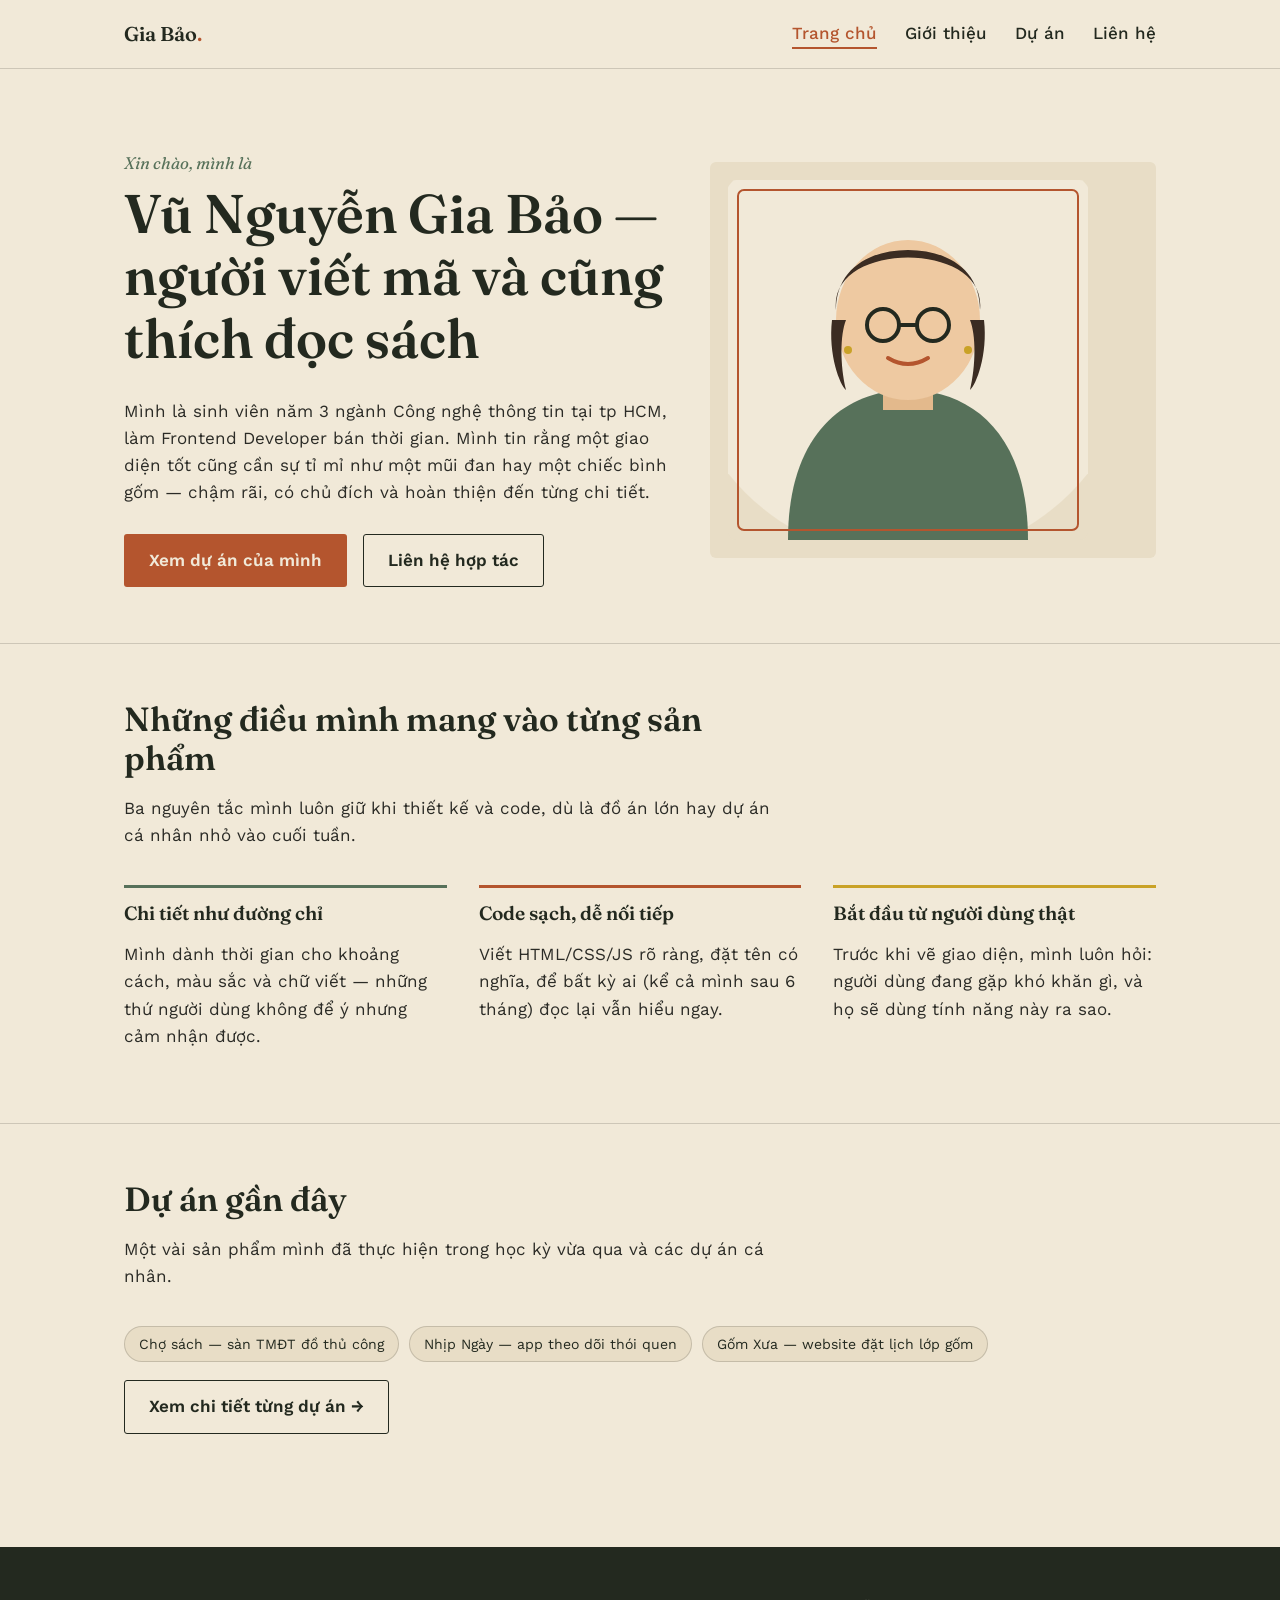
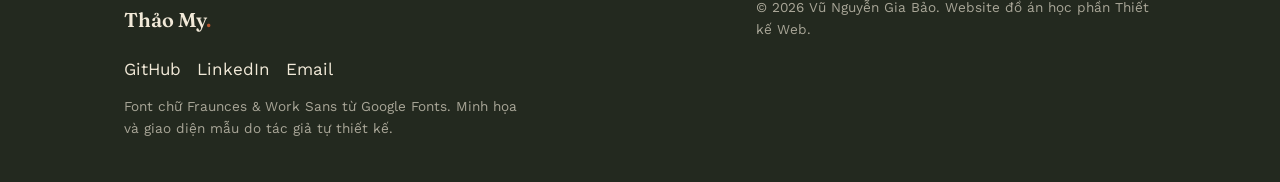
<file: index.html>
<!DOCTYPE html>
<html lang="vi">
<head>
  <meta charset="UTF-8">
  <meta name="viewport" content="width=device-width, initial-scale=1.0">
  <title>Vũ Nguyễn Gia Bảo — Frontend Developer &amp; UI Designer</title>
  <meta name="description" content="Hồ sơ cá nhân của Đặng Thảo My, Frontend Developer yêu thích kết hợp lập trình với thủ công.">
  <link rel="icon" type="image/svg+xml" href="images/favicon.svg">
  <link rel="preconnect" href="https://fonts.googleapis.com">
  <link href="https://fonts.googleapis.com/css2?family=Fraunces:wght@500;600&family=Work+Sans:wght@400;500;600&display=swap" rel="stylesheet">
  <link rel="stylesheet" href="css/style.css">
</head>
<body>

  <header class="site-header">
    <div class="wrap">
      <a href="index.html" class="brand">Gia Bảo<span>.</span></a>
      <nav class="main-nav" aria-label="Điều hướng chính">
        <ul>
          <li><a href="index.html" aria-current="page">Trang chủ</a></li>
          <li><a href="about.html">Giới thiệu</a></li>
          <li><a href="projects.html">Dự án</a></li>
          <li><a href="contact.html">Liên hệ</a></li>
        </ul>
      </nav>
    </div>
  </header>

  <main>
    <section class="hero">
      <div class="wrap">
        <div>
          <p class="hero-eyebrow">Xin chào, mình là</p>
          <h1>Vũ Nguyễn Gia Bảo — người viết mã và cũng thích đọc sách</h1>
          <p>Mình là sinh viên năm 3 ngành Công nghệ thông tin tại tp HCM, làm Frontend Developer bán thời gian. Mình tin rằng một giao diện tốt cũng cần sự tỉ mỉ như một mũi đan hay một chiếc bình gốm — chậm rãi, có chủ đích và hoàn thiện đến từng chi tiết.</p>
          <div class="hero-actions">
            <a href="projects.html" class="btn btn-primary">Xem dự án của mình</a>
            <a href="contact.html" class="btn btn-outline">Liên hệ hợp tác</a>
          </div>
        </div>
        <div class="hero-figure">
          <img src="images/avatar.svg" alt="Minh họa chân dung cách điệu của Đặng Thảo My" width="360" height="360">
        </div>
      </div>
    </section>

    <hr class="section-divider">

    <section>
      <div class="wrap">
        <div class="section-head">
          <h2>Những điều mình mang vào từng sản phẩm</h2>
          <p>Ba nguyên tắc mình luôn giữ khi thiết kế và code, dù là đồ án lớn hay dự án cá nhân nhỏ vào cuối tuần.</p>
        </div>
        <div class="highlight-grid">
          <article>
            <h3>Chi tiết như đường chỉ</h3>
            <p>Mình dành thời gian cho khoảng cách, màu sắc và chữ viết — những thứ người dùng không để ý nhưng cảm nhận được.</p>
          </article>
          <article>
            <h3>Code sạch, dễ nối tiếp</h3>
            <p>Viết HTML/CSS/JS rõ ràng, đặt tên có nghĩa, để bất kỳ ai (kể cả mình sau 6 tháng) đọc lại vẫn hiểu ngay.</p>
          </article>
          <article>
            <h3>Bắt đầu từ người dùng thật</h3>
            <p>Trước khi vẽ giao diện, mình luôn hỏi: người dùng đang gặp khó khăn gì, và họ sẽ dùng tính năng này ra sao.</p>
          </article>
        </div>
      </div>
    </section>

    <hr class="section-divider">

    <section>
      <div class="wrap">
        <div class="section-head">
          <h2>Dự án gần đây</h2>
          <p>Một vài sản phẩm mình đã thực hiện trong học kỳ vừa qua và các dự án cá nhân.</p>
        </div>
        <ul class="tag-row">
          <li>Chợ sách — sàn TMĐT đồ thủ công</li>
          <li>Nhịp Ngày — app theo dõi thói quen</li>
          <li>Gốm Xưa — website đặt lịch lớp gốm</li>
        </ul>
        <p><a href="projects.html" class="btn btn-outline">Xem chi tiết từng dự án →</a></p>
      </div>
    </section>
  </main>

  <footer class="site-footer">
    <div class="wrap">
      <div>
        <p class="brand" style="color:var(--paper)">Thảo My<span>.</span></p>
        <ul class="footer-social">
          <li><a href="https://github.com/" target="_blank" rel="noopener">GitHub</a></li>
          <li><a href="https://www.linkedin.com/" target="_blank" rel="noopener">LinkedIn</a></li>
          <li><a href="mailto:giabao07.dev@example.com">Email</a></li>
        </ul>
        <p class="footer-note">Font chữ Fraunces &amp; Work Sans từ Google Fonts. Minh họa và giao diện mẫu do tác giả tự thiết kế.</p>
      </div>
      <p class="footer-note">© 2026 Vũ Nguyễn Gia Bảo. Website đồ án học phần Thiết kế Web.</p>
    </div>
  </footer>

</body>
</html>
</file>
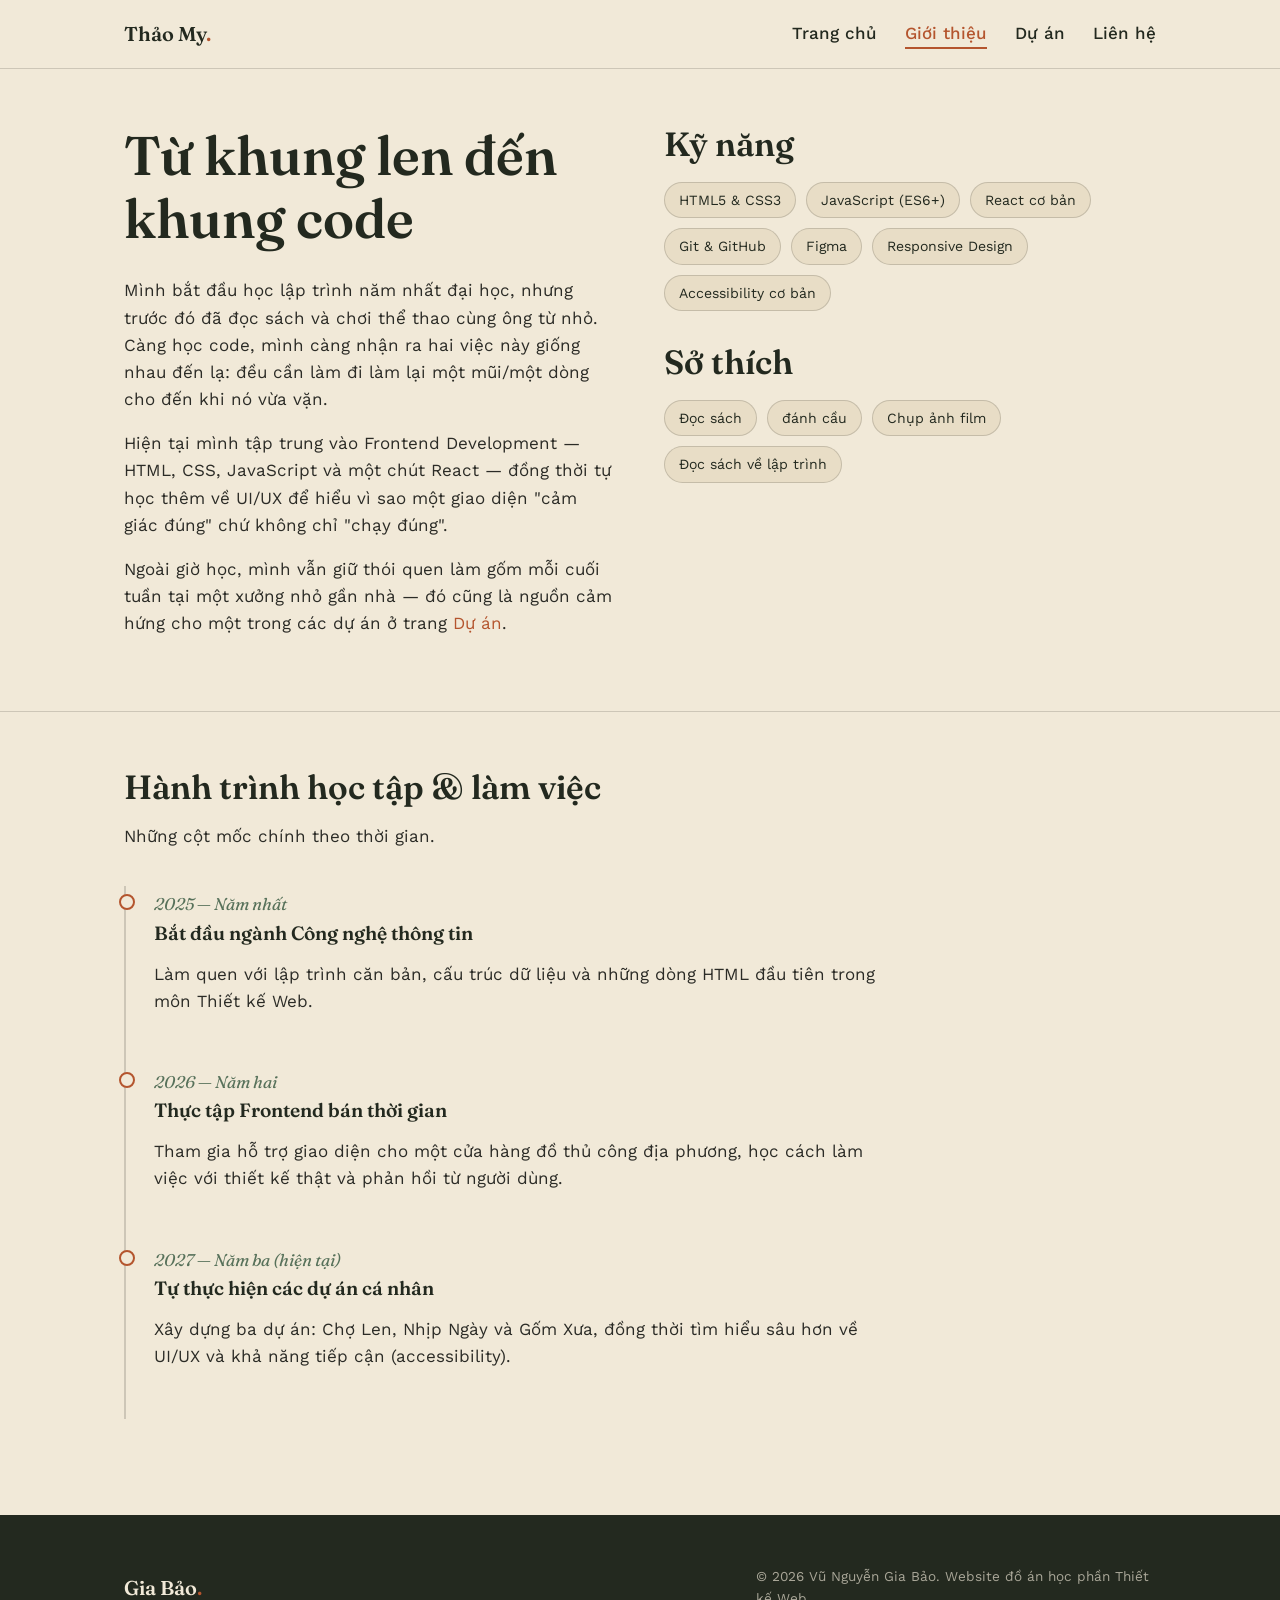
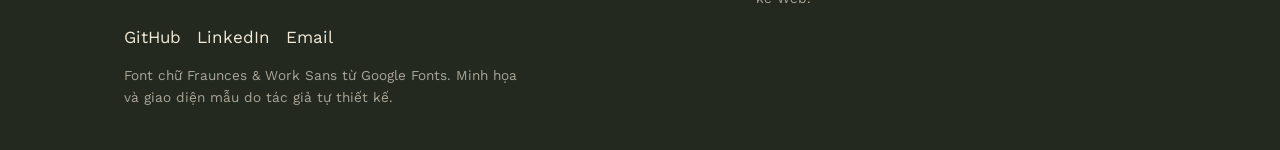
<file: about.html>
<!DOCTYPE html>
<html lang="vi">
<head>
  <meta charset="UTF-8">
  <meta name="viewport" content="width=device-width, initial-scale=1.0">
  <title>Giới thiệu — Vũ Nguyễn Gia Bảo</title>
  <meta name="description" content="Câu chuyện, học vấn, kỹ năng và sở thích của Đặng Thảo My.">
  <link rel="icon" type="image/svg+xml" href="images/favicon.svg">
  <link rel="preconnect" href="https://fonts.googleapis.com">
  <link href="https://fonts.googleapis.com/css2?family=Fraunces:wght@500;600&family=Work+Sans:wght@400;500;600&display=swap" rel="stylesheet">
  <link rel="stylesheet" href="css/style.css">
</head>
<body>

  <header class="site-header">
    <div class="wrap">
      <a href="index.html" class="brand">Thảo My<span>.</span></a>
      <nav class="main-nav" aria-label="Điều hướng chính">
        <ul>
          <li><a href="index.html">Trang chủ</a></li>
          <li><a href="about.html" aria-current="page">Giới thiệu</a></li>
          <li><a href="projects.html">Dự án</a></li>
          <li><a href="contact.html">Liên hệ</a></li>
        </ul>
      </nav>
    </div>
  </header>

  <main>
    <section>
      <div class="wrap two-col">
        <div>
          <h1>Từ khung len đến khung code</h1>
          <p>Mình bắt đầu học lập trình năm nhất đại học, nhưng trước đó đã đọc sách và chơi thể thao cùng ông từ nhỏ. Càng học code, mình càng nhận ra hai việc này giống nhau đến lạ: đều cần làm đi làm lại một mũi/một dòng cho đến khi nó vừa vặn.</p>
          <p>Hiện tại mình tập trung vào Frontend Development — HTML, CSS, JavaScript và một chút React — đồng thời tự học thêm về UI/UX để hiểu vì sao một giao diện "cảm giác đúng" chứ không chỉ "chạy đúng".</p>
          <p>Ngoài giờ học, mình vẫn giữ thói quen làm gốm mỗi cuối tuần tại một xưởng nhỏ gần nhà — đó cũng là nguồn cảm hứng cho một trong các dự án ở trang <a href="projects.html">Dự án</a>.</p>
        </div>
        <div>
          <h2>Kỹ năng</h2>
          <ul class="tag-row">
            <li>HTML5 &amp; CSS3</li>
            <li>JavaScript (ES6+)</li>
            <li>React cơ bản</li>
            <li>Git &amp; GitHub</li>
            <li>Figma</li>
            <li>Responsive Design</li>
            <li>Accessibility cơ bản</li>
          </ul>
          <h2 style="margin-top:32px;">Sở thích</h2>
          <ul class="tag-row">
            <li>Đọc sách</li>
            <li>đánh cầu</li>
            <li>Chụp ảnh film</li>
            <li>Đọc sách về lập trình</li>
          </ul>
        </div>
      </div>
    </section>

    <hr class="section-divider">

    <section>
      <div class="wrap">
        <div class="section-head">
          <h2>Hành trình học tập &amp; làm việc</h2>
          <p>Những cột mốc chính theo thời gian.</p>
        </div>
        <ul class="timeline">
          <li>
            <time>2025 — Năm nhất</time>
            <h3>Bắt đầu ngành Công nghệ thông tin</h3>
            <p>Làm quen với lập trình căn bản, cấu trúc dữ liệu và những dòng HTML đầu tiên trong môn Thiết kế Web.</p>
          </li>
          <li>
            <time>2026 — Năm hai</time>
            <h3>Thực tập Frontend bán thời gian</h3>
            <p>Tham gia hỗ trợ giao diện cho một cửa hàng đồ thủ công địa phương, học cách làm việc với thiết kế thật và phản hồi từ người dùng.</p>
          </li>
          <li>
            <time>2027 — Năm ba (hiện tại)</time>
            <h3>Tự thực hiện các dự án cá nhân</h3>
            <p>Xây dựng ba dự án: Chợ Len, Nhịp Ngày và Gốm Xưa, đồng thời tìm hiểu sâu hơn về UI/UX và khả năng tiếp cận (accessibility).</p>
          </li>
        </ul>
      </div>
    </section>
  </main>

  <footer class="site-footer">
    <div class="wrap">
      <div>
        <p class="brand" style="color:var(--paper)">Gia Bảo<span>.</span></p>
        <ul class="footer-social">
          <li><a href="https://github.com/" target="_blank" rel="noopener">GitHub</a></li>
          <li><a href="https://www.linkedin.com/" target="_blank" rel="noopener">LinkedIn</a></li>
          <li><a href="mailto:thaomy.dev@example.com">Email</a></li>
        </ul>
        <p class="footer-note">Font chữ Fraunces &amp; Work Sans từ Google Fonts. Minh họa và giao diện mẫu do tác giả tự thiết kế.</p>
      </div>
      <p class="footer-note">© 2026 Vũ Nguyễn Gia Bảo. Website đồ án học phần Thiết kế Web.</p>
    </div>
  </footer>

</body>
</html>
</file>
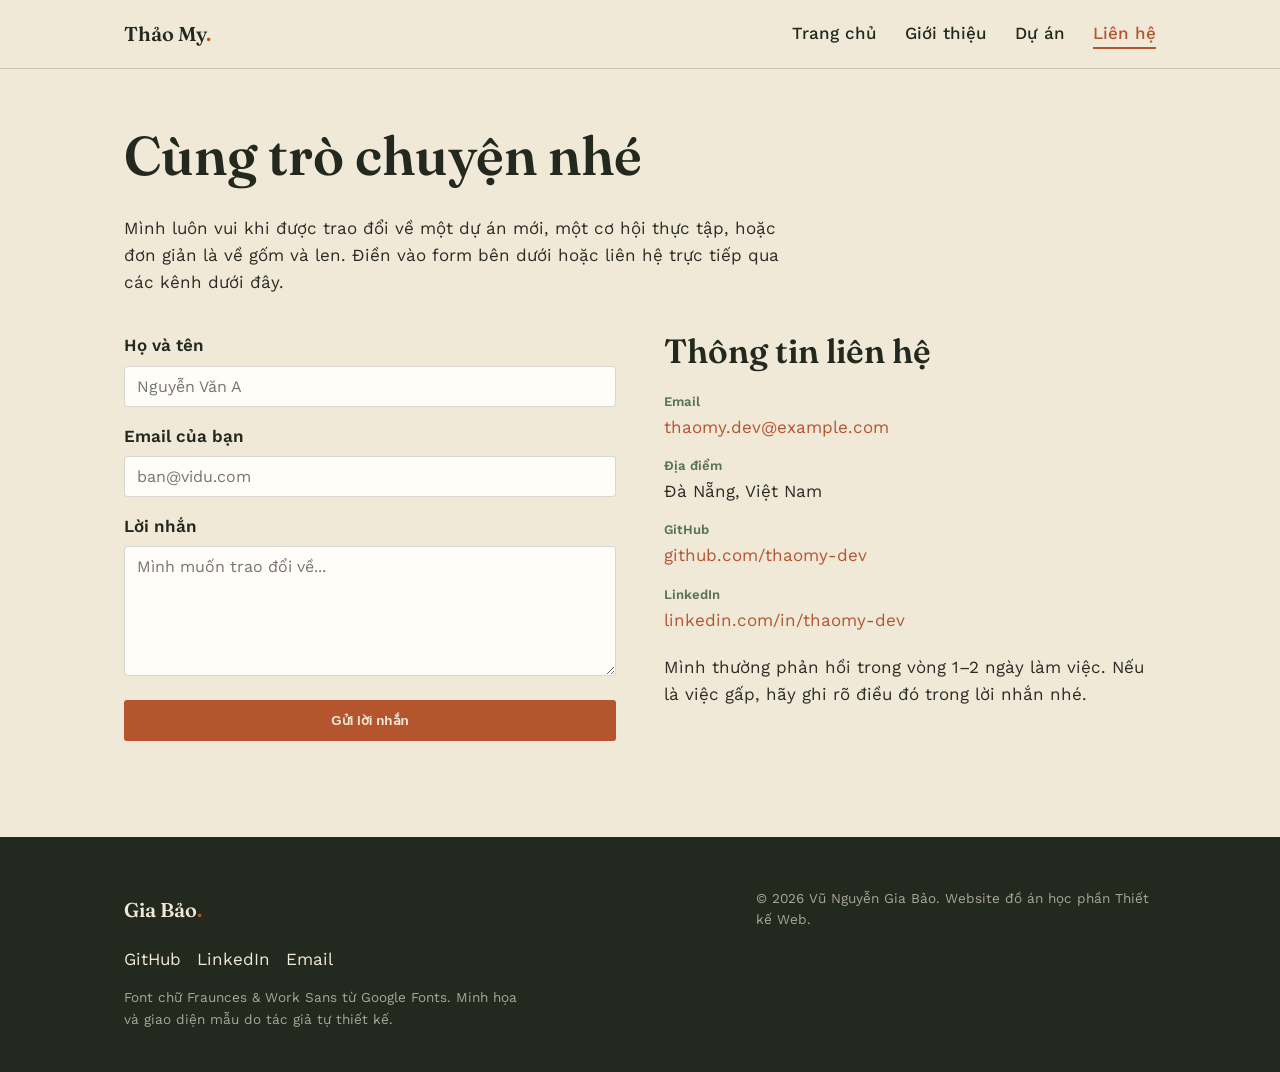
<file: contact.html>
<!DOCTYPE html>
<html lang="vi">
<head>
  <meta charset="UTF-8">
  <meta name="viewport" content="width=device-width, initial-scale=1.0">
  <title>Liên hệ — Vũ Nguyễn Gia Bảo</title>
  <meta name="description" content="Thông tin liên hệ và form gửi lời nhắn cho Đặng Thảo My.">
  <link rel="icon" type="image/svg+xml" href="images/favicon.svg">
  <link rel="preconnect" href="https://fonts.googleapis.com">
  <link href="https://fonts.googleapis.com/css2?family=Fraunces:wght@500;600&family=Work+Sans:wght@400;500;600&display=swap" rel="stylesheet">
  <link rel="stylesheet" href="css/style.css">
</head>
<body>

  <header class="site-header">
    <div class="wrap">
      <a href="index.html" class="brand">Thảo My<span>.</span></a>
      <nav class="main-nav" aria-label="Điều hướng chính">
        <ul>
          <li><a href="index.html">Trang chủ</a></li>
          <li><a href="about.html">Giới thiệu</a></li>
          <li><a href="projects.html">Dự án</a></li>
          <li><a href="contact.html" aria-current="page">Liên hệ</a></li>
        </ul>
      </nav>
    </div>
  </header>

  <main>
    <section>
      <div class="wrap">
        <div class="section-head">
          <h1>Cùng trò chuyện nhé</h1>
          <p>Mình luôn vui khi được trao đổi về một dự án mới, một cơ hội thực tập, hoặc đơn giản là về gốm và len. Điền vào form bên dưới hoặc liên hệ trực tiếp qua các kênh dưới đây.</p>
        </div>

        <div class="contact-grid">
          <form class="contact-form" action="mailto:thaomy.dev@example.com" method="post" enctype="text/plain">
            <div>
              <label for="name">Họ và tên</label>
              <input type="text" id="name" name="name" placeholder="Nguyễn Văn A" required>
            </div>
            <div>
              <label for="email">Email của bạn</label>
              <input type="email" id="email" name="email" placeholder="ban@vidu.com" required>
            </div>
            <div>
              <label for="message">Lời nhắn</label>
              <textarea id="message" name="message" placeholder="Mình muốn trao đổi về..." required></textarea>
            </div>
            <button type="submit" class="btn btn-primary">Gửi lời nhắn</button>
          </form>

          <div class="contact-info">
            <h2>Thông tin liên hệ</h2>
            <ul>
              <li>
                <span class="label">Email</span>
                <a href="mailto:thaomy.dev@example.com">thaomy.dev@example.com</a>
              </li>
              <li>
                <span class="label">Địa điểm</span>
                Đà Nẵng, Việt Nam
              </li>
              <li>
                <span class="label">GitHub</span>
                <a href="https://github.com/" target="_blank" rel="noopener">github.com/thaomy-dev</a>
              </li>
              <li>
                <span class="label">LinkedIn</span>
                <a href="https://www.linkedin.com/" target="_blank" rel="noopener">linkedin.com/in/thaomy-dev</a>
              </li>
            </ul>
            <p>Mình thường phản hồi trong vòng 1–2 ngày làm việc. Nếu là việc gấp, hãy ghi rõ điều đó trong lời nhắn nhé.</p>
          </div>
        </div>
      </div>
    </section>
  </main>

  <footer class="site-footer">
    <div class="wrap">
      <div>
        <p class="brand" style="color:var(--paper)">Gia Bảo<span>.</span></p>
        <ul class="footer-social">
          <li><a href="https://github.com/" target="_blank" rel="noopener">GitHub</a></li>
          <li><a href="https://www.linkedin.com/" target="_blank" rel="noopener">LinkedIn</a></li>
          <li><a href="mailto:thaomy.dev@example.com">Email</a></li>
        </ul>
        <p class="footer-note">Font chữ Fraunces &amp; Work Sans từ Google Fonts. Minh họa và giao diện mẫu do tác giả tự thiết kế.</p>
      </div>
      <p class="footer-note">© 2026 Vũ Nguyễn Gia Bảo. Website đồ án học phần Thiết kế Web.</p>
    </div>
  </footer>

</body>
</html>
</file>
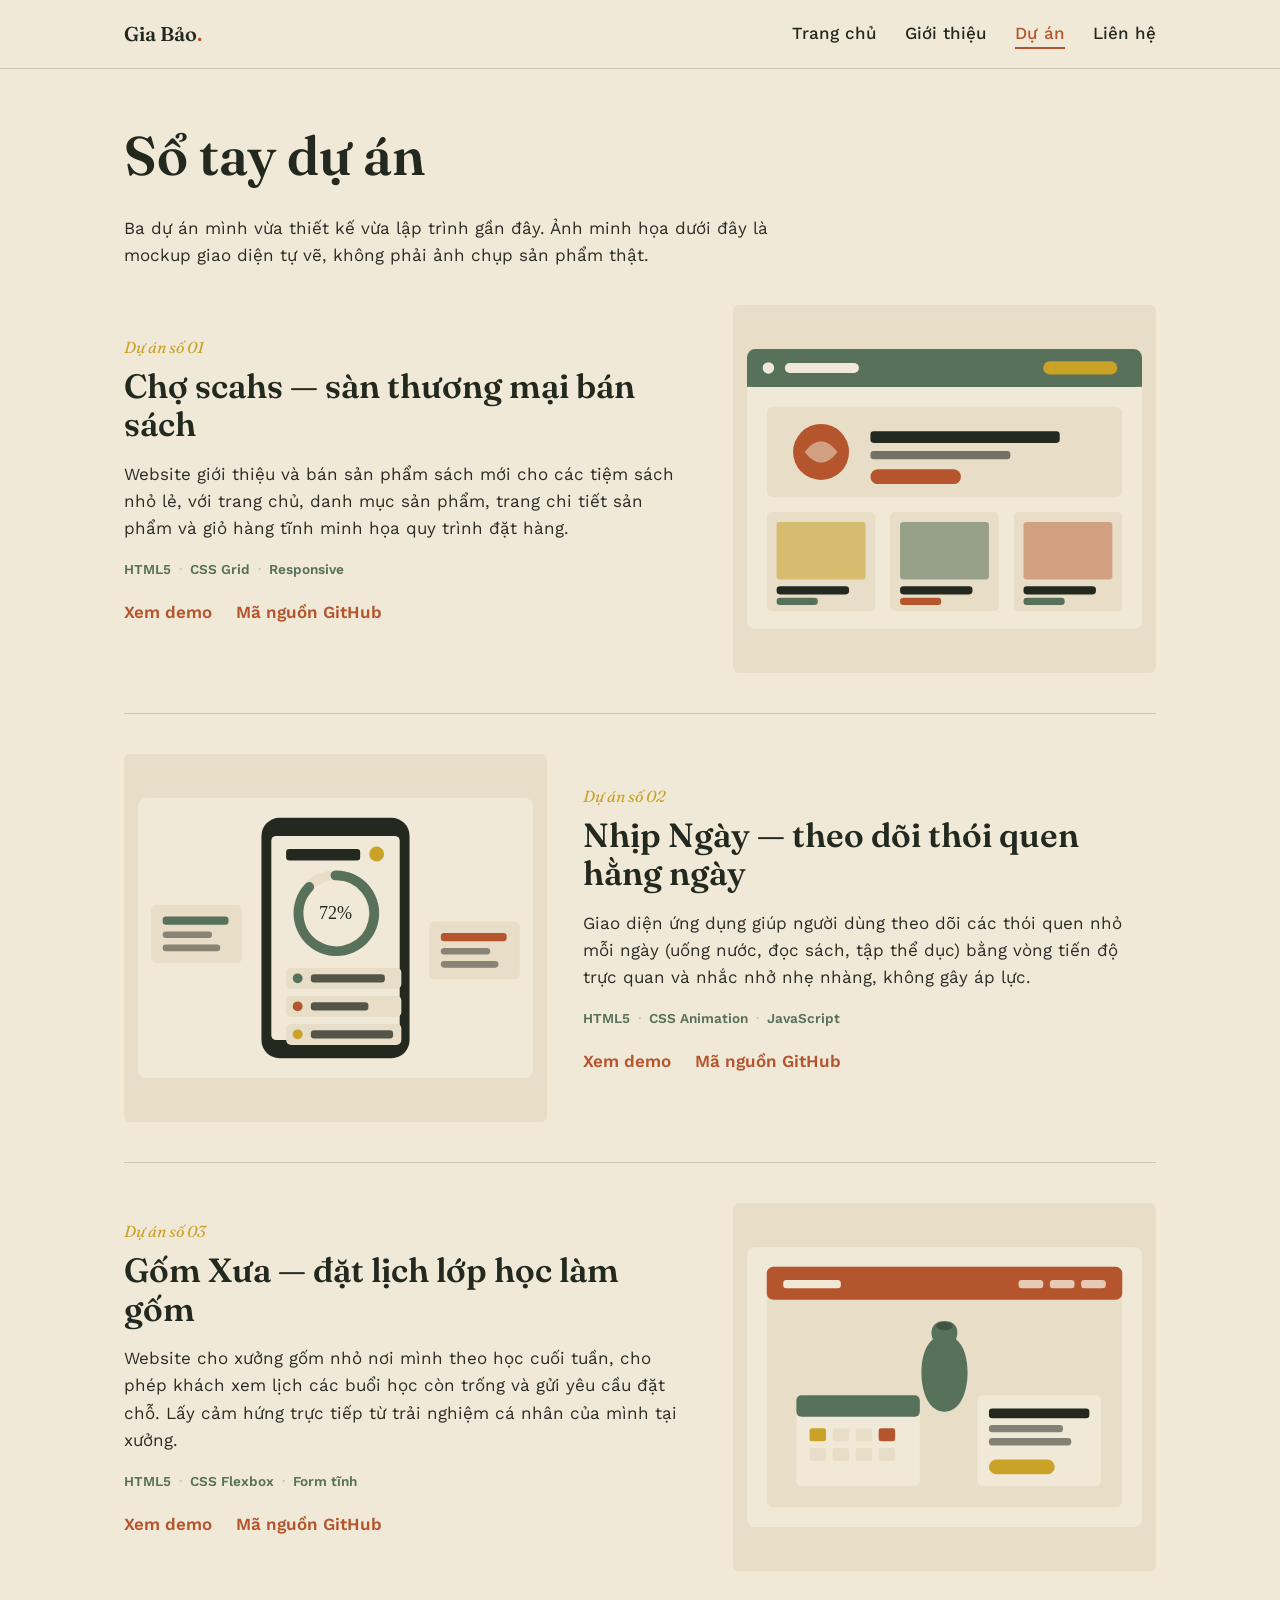
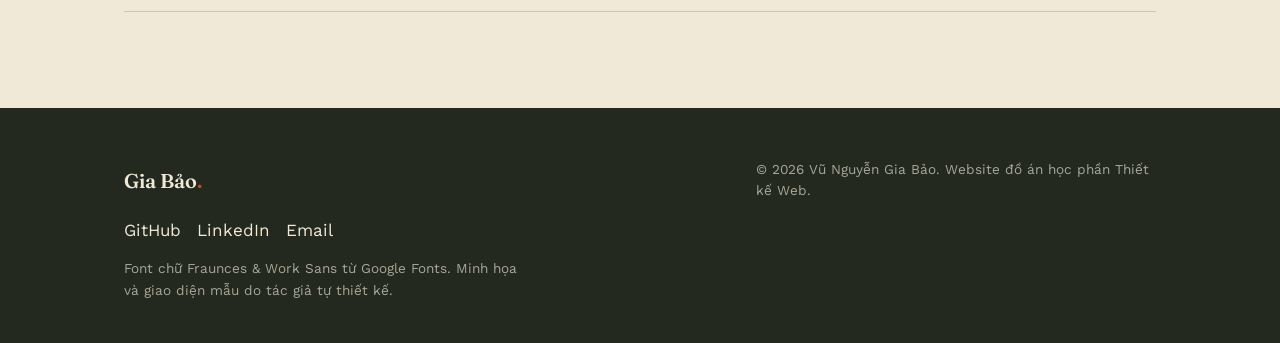
<file: projects.html>
<!DOCTYPE html>
<html lang="vi">
<head>
  <meta charset="UTF-8">
  <meta name="viewport" content="width=device-width, initial-scale=1.0">
  <title>Dự án — Vũ Nguyễn Gia BẢo</title>
  <meta name="description" content="Các dự án frontend tiêu biểu của Đặng Thảo My: Chợ Len, Nhịp Ngày, Gốm Xưa.">
  <link rel="icon" type="image/svg+xml" href="images/favicon.svg">
  <link rel="preconnect" href="https://fonts.googleapis.com">
  <link href="https://fonts.googleapis.com/css2?family=Fraunces:wght@500;600&family=Work+Sans:wght@400;500;600&display=swap" rel="stylesheet">
  <link rel="stylesheet" href="css/style.css">
</head>
<body>

  <header class="site-header">
    <div class="wrap">
      <a href="index.html" class="brand">Gia Bảo<span>.</span></a>
      <nav class="main-nav" aria-label="Điều hướng chính">
        <ul>
          <li><a href="index.html">Trang chủ</a></li>
          <li><a href="about.html">Giới thiệu</a></li>
          <li><a href="projects.html" aria-current="page">Dự án</a></li>
          <li><a href="contact.html">Liên hệ</a></li>
        </ul>
      </nav>
    </div>
  </header>

  <main>
    <section>
      <div class="wrap">
        <div class="section-head">
          <h1>Sổ tay dự án</h1>
          <p>Ba dự án mình vừa thiết kế vừa lập trình gần đây. Ảnh minh họa dưới đây là mockup giao diện tự vẽ, không phải ảnh chụp sản phẩm thật.</p>
        </div>

        <article class="project-entry">
          <div class="project-figure">
            <img src="images/project-cholen.svg" alt="Mockup giao diện trang chủ Chợ Len với danh sách sản phẩm thủ công" width="480" height="340">
          </div>
          <div>
            <span class="project-no">Dự án số 01</span>
            <h2>Chợ scahs — sàn thương mại bán sách</h2>
            <p>Website giới thiệu và bán sản phẩm sách mới cho các tiệm sách nhỏ lẻ, với trang chủ, danh mục sản phẩm, trang chi tiết sản phẩm và giỏ hàng tĩnh minh họa quy trình đặt hàng.</p>
            <ul class="project-meta">
              <li>HTML5</li>
              <li>CSS Grid</li>
              <li>Responsive</li>
            </ul>
            <p class="project-links">
              <a href="#">Xem demo</a>
              <a href="#">Mã nguồn GitHub</a>
            </p>
          </div>
        </article>

        <article class="project-entry">
          <div class="project-figure">
            <img src="images/project-nhipngay.svg" alt="Mockup giao diện ứng dụng di động Nhịp Ngày hiển thị vòng tiến độ và danh sách thói quen" width="480" height="340">
          </div>
          <div>
            <span class="project-no">Dự án số 02</span>
            <h2>Nhịp Ngày — theo dõi thói quen hằng ngày</h2>
            <p>Giao diện ứng dụng giúp người dùng theo dõi các thói quen nhỏ mỗi ngày (uống nước, đọc sách, tập thể dục) bằng vòng tiến độ trực quan và nhắc nhở nhẹ nhàng, không gây áp lực.</p>
            <ul class="project-meta">
              <li>HTML5</li>
              <li>CSS Animation</li>
              <li>JavaScript</li>
            </ul>
            <p class="project-links">
              <a href="#">Xem demo</a>
              <a href="#">Mã nguồn GitHub</a>
            </p>
          </div>
        </article>

        <article class="project-entry">
          <div class="project-figure">
            <img src="images/project-gomxua.svg" alt="Mockup giao diện website Gốm Xưa với lịch đặt chỗ lớp học làm gốm" width="480" height="340">
          </div>
          <div>
            <span class="project-no">Dự án số 03</span>
            <h2>Gốm Xưa — đặt lịch lớp học làm gốm</h2>
            <p>Website cho xưởng gốm nhỏ nơi mình theo học cuối tuần, cho phép khách xem lịch các buổi học còn trống và gửi yêu cầu đặt chỗ. Lấy cảm hứng trực tiếp từ trải nghiệm cá nhân của mình tại xưởng.</p>
            <ul class="project-meta">
              <li>HTML5</li>
              <li>CSS Flexbox</li>
              <li>Form tĩnh</li>
            </ul>
            <p class="project-links">
              <a href="#">Xem demo</a>
              <a href="#">Mã nguồn GitHub</a>
            </p>
          </div>
        </article>
      </div>
    </section>
  </main>

  <footer class="site-footer">
    <div class="wrap">
      <div>
        <p class="brand" style="color:var(--paper)">Gia Bảo<span>.</span></p>
        <ul class="footer-social">
          <li><a href="https://github.com/" target="_blank" rel="noopener">GitHub</a></li>
          <li><a href="https://www.linkedin.com/" target="_blank" rel="noopener">LinkedIn</a></li>
          <li><a href="mailto:giabao.dev@example.com">Email</a></li>
        </ul>
        <p class="footer-note">Font chữ Fraunces &amp; Work Sans từ Google Fonts. Minh họa và giao diện mẫu do tác giả tự thiết kế.</p>
      </div>
      <p class="footer-note">© 2026 Vũ Nguyễn Gia Bảo. Website đồ án học phần Thiết kế Web.</p>
    </div>
  </footer>

</body>
</html>
</file>
<file: css/style.css>
/* =========================================================
   Xưởng số của Gia Bảo — stylesheet dùng chung cho 4 trang
   Font: Fraunces (tiêu đề) & Work Sans (nội dung) từ Google Fonts
   Nguồn font: https://fonts.google.com/specimen/Fraunces
               https://fonts.google.com/specimen/Work+Sans
   ========================================================= */

:root {
  /* -- Bảng màu -- */
  --ink: #23291f;       /* chữ đậm, nền tối */
  --paper: #f1e9d8;     /* nền giấy ấm */
  --paper-soft: #e8ddc6;/* nền phụ, viền */
  --clay: #b4552e;      /* điểm nhấn chính — màu đất nung */
  --moss: #57715a;      /* điểm nhấn phụ — màu lá/chỉ len */
  --thread: #c9a227;    /* điểm nhấn nhỏ — màu chỉ thêu */
  --charcoal: #2b2b26;  /* chữ thường */
  --line: rgba(43, 43, 38, 0.18);

  --serif: "Fraunces", "Georgia", serif;
  --sans: "Work Sans", "Segoe UI", sans-serif;

  --max-width: 1080px;
}

* { box-sizing: border-box; }

html {
  scroll-behavior: smooth;
}

body {
  margin: 0;
  background: var(--paper);
  color: var(--charcoal);
  font-family: var(--sans);
  font-size: 17px;
  line-height: 1.6;
  -webkit-font-smoothing: antialiased;
}

img { max-width: 100%; display: block; }

a {
  color: var(--clay);
  text-decoration: none;
}

:focus-visible {
  outline: 2px solid var(--moss);
  outline-offset: 3px;
}

.wrap {
  max-width: var(--max-width);
  margin: 0 auto;
  padding: 0 24px;
}

h1, h2, h3 {
  font-family: var(--serif);
  color: var(--ink);
  line-height: 1.15;
  margin: 0 0 0.5em;
  font-weight: 600;
}

h1 { font-size: clamp(2.1rem, 5vw, 3.4rem); }
h2 { font-size: clamp(1.5rem, 3.2vw, 2.1rem); }
h3 { font-size: 1.2rem; }

p { max-width: 68ch; }

/* ---------- Header & điều hướng ---------- */
.site-header {
  border-bottom: 1px solid var(--line);
  background: var(--paper);
  position: sticky;
  top: 0;
  z-index: 20;
}

.site-header .wrap {
  display: flex;
  align-items: center;
  justify-content: space-between;
  padding-top: 18px;
  padding-bottom: 18px;
  gap: 16px;
  flex-wrap: wrap;
}

.brand {
  font-family: var(--serif);
  font-size: 1.25rem;
  color: var(--ink);
  font-weight: 600;
}

.brand span { color: var(--clay); }

.main-nav ul {
  list-style: none;
  display: flex;
  gap: 28px;
  margin: 0;
  padding: 0;
}

.main-nav a {
  color: var(--ink);
  font-weight: 500;
  position: relative;
  padding: 4px 0;
}

.main-nav a::after {
  content: "";
  position: absolute;
  left: 0;
  bottom: -2px;
  width: 0;
  height: 2px;
  background: var(--clay);
  transition: width 0.2s ease;
}

.main-nav a:hover::after,
.main-nav a[aria-current="page"]::after {
  width: 100%;
}

.main-nav a[aria-current="page"] {
  color: var(--clay);
}

/* ---------- Hero (trang chủ) ---------- */
.hero {
  padding: 64px 0 56px;
}

.hero .wrap {
  display: grid;
  grid-template-columns: 1.1fr 0.9fr;
  gap: 40px;
  align-items: center;
}

.hero-eyebrow {
  font-family: var(--serif);
  font-style: italic;
  color: var(--moss);
  margin-bottom: 6px;
  font-size: 1.05rem;
}

.hero-actions {
  display: flex;
  gap: 16px;
  margin-top: 28px;
  flex-wrap: wrap;
}

.btn {
  display: inline-block;
  padding: 12px 24px;
  border-radius: 3px;
  font-weight: 600;
  border: 1px solid transparent;
}

.btn-primary {
  background: var(--clay);
  color: var(--paper);
}

.btn-primary:hover { background: #99451f; }

.btn-outline {
  border-color: var(--ink);
  color: var(--ink);
}

.btn-outline:hover {
  border-color: var(--clay);
  color: var(--clay);
}

.hero-figure {
  background: var(--paper-soft);
  border-radius: 6px;
  padding: 18px;
}

/* ---------- Khối nội dung chung ---------- */
section { padding: 56px 0; }

.section-divider {
  border: none;
  border-top: 1px solid var(--line);
  margin: 0;
}

.section-head {
  max-width: 60ch;
  margin-bottom: 36px;
}

.tag-row {
  display: flex;
  flex-wrap: wrap;
  gap: 10px;
  margin: 18px 0;
  padding: 0;
  list-style: none;
}

.tag-row li {
  border: 1px solid var(--line);
  padding: 6px 14px;
  border-radius: 20px;
  font-size: 0.88rem;
  color: var(--ink);
  background: var(--paper-soft);
}

/* ---------- Lưới kỹ năng / điểm nổi bật ---------- */
.highlight-grid {
  display: grid;
  grid-template-columns: repeat(3, 1fr);
  gap: 32px;
}

.highlight-grid article {
  border-top: 3px solid var(--moss);
  padding-top: 14px;
}

.highlight-grid article:nth-child(2) { border-top-color: var(--clay); }
.highlight-grid article:nth-child(3) { border-top-color: var(--thread); }

/* ---------- Dòng thời gian (about) ---------- */
.timeline {
  list-style: none;
  margin: 0;
  padding: 0;
  border-left: 2px solid var(--line);
}

.timeline li {
  position: relative;
  padding: 4px 0 32px 28px;
}

.timeline li::before {
  content: "";
  position: absolute;
  left: -7px;
  top: 8px;
  width: 12px;
  height: 12px;
  border-radius: 50%;
  background: var(--paper);
  border: 2px solid var(--clay);
}

.timeline time {
  display: block;
  font-family: var(--serif);
  font-style: italic;
  color: var(--moss);
  margin-bottom: 4px;
}

/* ---------- Danh mục dự án (kiểu sổ tay xưởng) ---------- */
.project-entry {
  display: grid;
  grid-template-columns: 0.85fr 1.15fr;
  gap: 36px;
  padding: 40px 0;
  align-items: center;
  border-bottom: 1px solid var(--line);
}

.project-entry:first-of-type { padding-top: 0; }

.project-entry:nth-child(even) { direction: rtl; }
.project-entry:nth-child(even) > * { direction: ltr; }

.project-no {
  font-family: var(--serif);
  color: var(--thread);
  font-style: italic;
  font-size: 1rem;
  display: block;
  margin-bottom: 6px;
}

.project-figure {
  background: var(--paper-soft);
  border-radius: 6px;
  padding: 14px;
}

.project-meta {
  display: flex;
  flex-wrap: wrap;
  gap: 8px;
  margin: 14px 0 18px;
  padding: 0;
  list-style: none;
  font-size: 0.85rem;
  color: var(--moss);
  font-weight: 600;
}

.project-meta li::after { content: "·"; margin-left: 8px; color: var(--line); }
.project-meta li:last-child::after { content: none; }

.project-links a {
  font-weight: 600;
  margin-right: 18px;
}

/* ---------- Liên hệ ---------- */
.contact-grid {
  display: grid;
  grid-template-columns: 1fr 1fr;
  gap: 48px;
}

.contact-form {
  display: grid;
  gap: 16px;
}

.contact-form label {
  display: block;
  font-weight: 600;
  margin-bottom: 6px;
  color: var(--ink);
}

.contact-form input,
.contact-form textarea {
  width: 100%;
  font-family: var(--sans);
  font-size: 1rem;
  padding: 10px 12px;
  border: 1px solid var(--line);
  border-radius: 4px;
  background: #fffdf8;
  color: var(--charcoal);
}

.contact-form textarea { resize: vertical; min-height: 130px; }

.contact-info ul {
  list-style: none;
  padding: 0;
  margin: 20px 0;
}

.contact-info li { margin-bottom: 14px; }

.contact-info .label {
  display: block;
  font-size: 0.82rem;
  text-transform: none;
  color: var(--moss);
  font-weight: 600;
  margin-bottom: 2px;
}

/* ---------- Chân trang ---------- */
.site-footer {
  border-top: 1px solid var(--line);
  background: var(--ink);
  color: var(--paper-soft);
  padding: 36px 0 28px;
  margin-top: 40px;
}

.site-footer .wrap {
  display: flex;
  justify-content: space-between;
  flex-wrap: wrap;
  gap: 18px;
  align-items: flex-start;
}

.site-footer a { color: var(--paper); }
.site-footer a:hover { color: var(--thread); }

.footer-note {
  font-size: 0.85rem;
  color: rgba(241, 233, 216, 0.65);
  max-width: 50ch;
}

.footer-social {
  display: flex;
  gap: 16px;
  list-style: none;
  padding: 0;
  margin: 0 0 10px;
}

/* ---------- Trang giới thiệu doanh thu / layout 2 cột ---------- */
.two-col {
  display: grid;
  grid-template-columns: 1fr 1fr;
  gap: 48px;
  align-items: start;
}

/* ---------- Responsive: điện thoại & máy tính bảng ---------- */
@media (max-width: 860px) {
  .hero .wrap,
  .two-col,
  .contact-grid {
    grid-template-columns: 1fr;
  }

  .hero-figure { order: -1; max-width: 280px; margin: 0 auto; }

  .highlight-grid { grid-template-columns: 1fr; gap: 28px; }

  .project-entry,
  .project-entry:nth-child(even) {
    grid-template-columns: 1fr;
    direction: ltr;
  }

  .project-figure { max-width: 320px; margin: 0 auto; }
}

@media (max-width: 600px) {
  .site-header .wrap { flex-direction: column; align-items: flex-start; gap: 10px; }
  .main-nav ul { gap: 18px; flex-wrap: wrap; }
  section { padding: 40px 0; }
  .site-footer .wrap { flex-direction: column; }
}
</file>
